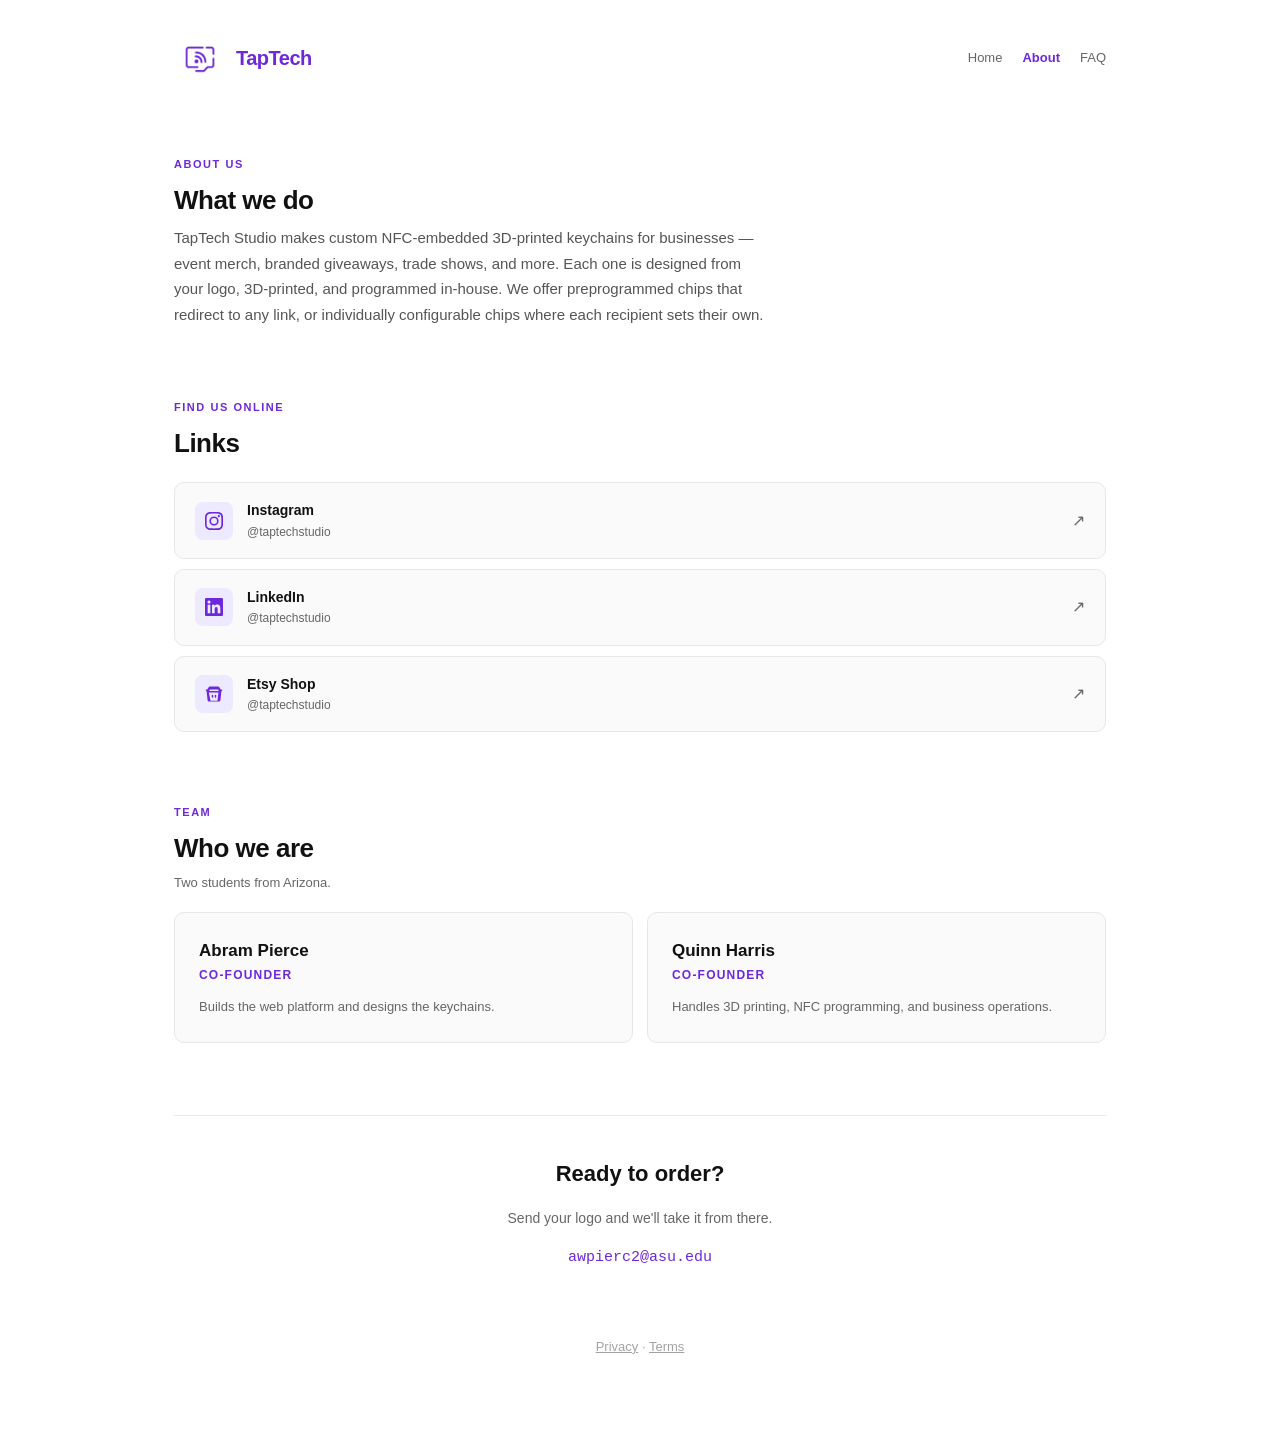
<file: about.html>
<!doctype html>
<html lang="en">
<head>
  <meta charset="utf-8" />
  <meta name="viewport" content="width=device-width,initial-scale=1" />
  <link rel="icon" type="image/png" href="favicon.png" />
  <title>About TapTech | Custom NFC Keychains</title>
  <meta name="description" content="TapTech Studio makes custom NFC keychains for businesses — event merch, branded giveaways, and more. Designed, printed, and programmed in Arizona." />
  <link rel="canonical" href="https://www.taptechstudio.com/about.html" />
  <meta property="og:title" content="About TapTech | Custom NFC Keychains" />
  <meta property="og:description" content="TapTech Studio makes custom NFC keychains for clubs, events, and small businesses. Based in Arizona." />
  <meta property="og:url" content="https://www.taptechstudio.com/about.html" />
  <meta property="og:type" content="website" />
  <meta property="og:image" content="https://www.taptechstudio.com/media/all.webp" />
  <link rel="stylesheet" href="shared.css" />
  <style>
    /* ── Team cards ── */
    .team-grid {
      display: grid;
      grid-template-columns: repeat(auto-fit, minmax(260px, 1fr));
      gap: 14px;
    }

    .team-card {
      background: var(--surface);
      border: 1px solid var(--border);
      border-radius: 10px;
      padding: 24px;
    }

    .team-name {
      font-size: 17px;
      font-weight: 700;
      margin-bottom: 2px;
    }

    .team-role {
      font-size: 12px;
      font-weight: 600;
      text-transform: uppercase;
      letter-spacing: 0.1em;
      color: var(--accent);
      margin-bottom: 12px;
    }

    .team-bio {
      font-size: 13px;
      color: var(--muted);
      line-height: 1.55;
    }

    /* ── Link list ── */
    .link-list {
      display: flex;
      flex-direction: column;
      gap: 10px;
    }

    .link-row {
      display: flex;
      align-items: center;
      gap: 14px;
      background: var(--surface);
      border: 1px solid var(--border);
      border-radius: 10px;
      padding: 16px 20px;
      text-decoration: none;
      color: var(--text);
      transition: border-color 0.2s, transform 0.2s, box-shadow 0.2s;
    }

    .link-row:hover {
      border-color: #c4b5fd;
      transform: translateY(-2px);
      box-shadow: 0 6px 20px rgba(109,40,217,0.09);
    }

    .link-icon {
      width: 38px;
      height: 38px;
      border-radius: 8px;
      background: var(--accent-light);
      display: flex;
      align-items: center;
      justify-content: center;
      flex-shrink: 0;
    }

    .link-icon svg {
      width: 18px;
      height: 18px;
      fill: var(--accent);
    }

    .link-label {
      font-size: 14px;
      font-weight: 600;
    }

    .link-sub {
      font-size: 12px;
      color: var(--muted);
      margin-top: 1px;
    }

    .link-arrow {
      margin-left: auto;
      font-size: 16px;
      color: var(--muted);
    }

    /* ── About blurb ── */
    .about-blurb {
      max-width: 600px;
    }

    .about-blurb p {
      font-size: 15px;
      color: #555;
      line-height: 1.7;
    }
  </style>
</head>

<body>
  <div class="menu-overlay" id="menuOverlay"></div>
  <nav class="mobile-menu" id="mobileMenu">
    <a href="index.html" onclick="closeMenu()">Home</a>
    <a href="about.html" onclick="closeMenu()">About</a>
    <a href="faq.html" onclick="closeMenu()">FAQ</a>
  </nav>

  <div class="container">

    <header>
      <a class="brand" href="index.html" style="display:inline-flex; align-items:center; gap:10px;">
        <img src="media/logo2.webp" alt="TapTech Studio logo" height="52" style="display:block; mix-blend-mode:multiply;" />TapTech
      </a>
      <nav>
        <a href="index.html">Home</a>
        <a href="about.html" class="active">About</a>
        <a href="faq.html">FAQ</a>
      </nav>
      <button class="hamburger" id="hamburger" aria-label="Open menu">
        <span></span><span></span><span></span>
      </button>
    </header>

    <section class="reveal">
      <div class="section-label">About us</div>
      <h2>What we do</h2>
      <div class="about-blurb">
        <p>TapTech Studio makes custom NFC-embedded 3D-printed keychains for businesses — event merch, branded giveaways, trade shows, and more. Each one is designed from your logo, 3D-printed, and programmed in-house. We offer preprogrammed chips that redirect to any link, or individually configurable chips where each recipient sets their own.</p>
      </div>
    </section>

    <section class="reveal">
      <div class="section-label">Find us online</div>
      <h2>Links</h2>
      <p class="section-note"></p>
      <div class="link-list">

        <a class="link-row" href="https://www.instagram.com/taptechstudio" target="_blank" rel="noopener noreferrer">
          <div class="link-icon">
            <svg viewBox="0 0 24 24" xmlns="http://www.w3.org/2000/svg">
              <path d="M12 2.163c3.204 0 3.584.012 4.85.07 1.366.062 2.633.334 3.608 1.308.975.975 1.246 2.242 1.308 3.608.058 1.266.07 1.646.07 4.85s-.012 3.584-.07 4.85c-.062 1.366-.334 2.633-1.308 3.608-.975.975-2.242 1.246-3.608 1.308-1.266.058-1.646.07-4.85.07s-3.584-.012-4.85-.07c-1.366-.062-2.633-.334-3.608-1.308-.975-.975-1.246-2.242-1.308-3.608C2.175 15.584 2.163 15.204 2.163 12s.012-3.584.07-4.85c.062-1.366.334-2.633 1.308-3.608.975-.975 2.242-1.246 3.608-1.308C8.416 2.175 8.796 2.163 12 2.163zm0-2.163C8.741 0 8.332.014 7.052.072 5.197.157 3.355.673 1.924 2.104.493 3.535-.023 5.377.072 7.232.014 8.332 0 8.741 0 12c0 3.259.014 3.668.072 4.948.085 1.855.601 3.697 2.032 5.128 1.431 1.431 3.273 1.947 5.128 2.032C8.332 23.986 8.741 24 12 24s3.668-.014 4.948-.072c1.855-.085 3.697-.601 5.128-2.032 1.431-1.431 1.947-3.273 2.032-5.128.058-1.28.072-1.689.072-4.948 0-3.259-.014-3.668-.072-4.948-.085-1.855-.601-3.697-2.032-5.128C20.645.673 18.803.157 16.948.072 15.668.014 15.259 0 12 0zm0 5.838a6.162 6.162 0 1 0 0 12.324 6.162 6.162 0 0 0 0-12.324zm0 10.162a4 4 0 1 1 0-8 4 4 0 0 1 0 8zm6.406-11.845a1.44 1.44 0 1 0 0 2.881 1.44 1.44 0 0 0 0-2.881z"/>
            </svg>
          </div>
          <div>
            <div class="link-label">Instagram</div>
            <div class="link-sub">@taptechstudio</div>
          </div>
          <span class="link-arrow">↗</span>
        </a>

        <a class="link-row" href="https://www.linkedin.com/company/taptechstudio/" target="_blank" rel="noopener noreferrer">
          <div class="link-icon">
            <svg viewBox="0 0 24 24" xmlns="http://www.w3.org/2000/svg">
              <path d="M20.447 20.452h-3.554v-5.569c0-1.328-.027-3.037-1.852-3.037-1.853 0-2.136 1.445-2.136 2.939v5.667H9.351V9h3.414v1.561h.046c.477-.9 1.637-1.85 3.37-1.85 3.601 0 4.267 2.37 4.267 5.455v6.286zM5.337 7.433a2.062 2.062 0 0 1-2.063-2.065 2.064 2.064 0 1 1 2.063 2.065zm1.782 13.019H3.555V9h3.564v11.452zM22.225 0H1.771C.792 0 0 .774 0 1.729v20.542C0 23.227.792 24 1.771 24h20.451C23.2 24 24 23.227 24 22.271V1.729C24 .774 23.2 0 22.222 0h.003z"/>
            </svg>
          </div>
          <div>
            <div class="link-label">LinkedIn</div>
            <div class="link-sub">@taptechstudio</div>
          </div>
          <span class="link-arrow">↗</span>
        </a>

        <a class="link-row" href="https://www.etsy.com/shop/TaptechStudio" target="_blank" rel="noopener noreferrer">
          <div class="link-icon">
            <svg viewBox="0 0 24 24" xmlns="http://www.w3.org/2000/svg">
              <path d="M6 2a1 1 0 0 0-.894.553L3.106 6H2a1 1 0 0 0 0 2h.086l1.368 12.297A2 2 0 0 0 5.447 22h13.106a2 2 0 0 0 1.993-1.703L21.914 8H22a1 1 0 0 0 0-2h-1.106L18.894 2.553A1 1 0 0 0 18 2H6zm.618 4h10.764l1 2H5.618l1-2zm-.532 4h11.828l-1.29 11H7.376L5.086 10zM10 13a1 1 0 0 0-1 1v2a1 1 0 0 0 2 0v-2a1 1 0 0 0-1-1zm4 0a1 1 0 0 0-1 1v2a1 1 0 0 0 2 0v-2a1 1 0 0 0-1-1z"/>
            </svg>
          </div>
          <div>
            <div class="link-label">Etsy Shop</div>
            <div class="link-sub">@taptechstudio</div>
          </div>
          <span class="link-arrow">↗</span>
        </a>

      </div>
    </section>

    <section class="reveal">
      <div class="section-label">Team</div>
      <h2>Who we are</h2>
      <p class="section-note">Two students from Arizona.</p>
      <div class="team-grid">
        <div class="team-card">
          <div class="team-name">Abram Pierce</div>
          <div class="team-role">Co-founder</div>
          <p class="team-bio">Builds the web platform and designs the keychains.</p>
        </div>
        <div class="team-card">
          <div class="team-name">Quinn Harris</div>
          <div class="team-role">Co-founder</div>
          <p class="team-bio">Handles 3D printing, NFC programming, and business operations.</p>
        </div>
      </div>
    </section>

    <footer class="reveal">
      <p class="footer-heading">Ready to order?</p>
      <p class="footer-sub">Send your logo and we'll take it from there.</p>
      <div class="email">
        <button onclick="copyEmail()">awpierc2@asu.edu</button>
        <span class="copy-toast" id="copy-toast">Email copied to clipboard</span>
      </div>
      <p class="legal-links"><a href="privacy.html">Privacy</a> · <a href="terms.html">Terms</a></p>
    </footer>

  </div>

  <script>
    const hamburger = document.getElementById('hamburger');
    const mobileMenu = document.getElementById('mobileMenu');
    const menuOverlay = document.getElementById('menuOverlay');

    function closeMenu() {
      hamburger.classList.remove('open');
      mobileMenu.classList.remove('open');
      menuOverlay.classList.remove('open');
    }

    hamburger.addEventListener('click', () => {
      const isOpen = mobileMenu.classList.toggle('open');
      hamburger.classList.toggle('open', isOpen);
      menuOverlay.classList.toggle('open', isOpen);
    });

    menuOverlay.addEventListener('click', closeMenu);

    const observer = new IntersectionObserver((entries) => {
      entries.forEach(e => {
        if (e.isIntersecting) {
          e.target.classList.add('visible');
          observer.unobserve(e.target);
        }
      });
    }, { threshold: 0.1 });

    document.querySelectorAll('.reveal').forEach(el => observer.observe(el));

    function copyEmail() {
      navigator.clipboard.writeText('awpierc2@asu.edu').then(() => {
        const toast = document.getElementById('copy-toast');
        toast.classList.add('show');
        setTimeout(() => toast.classList.remove('show'), 2000);
      });
    }
  </script>
</body>
</html>
</file>
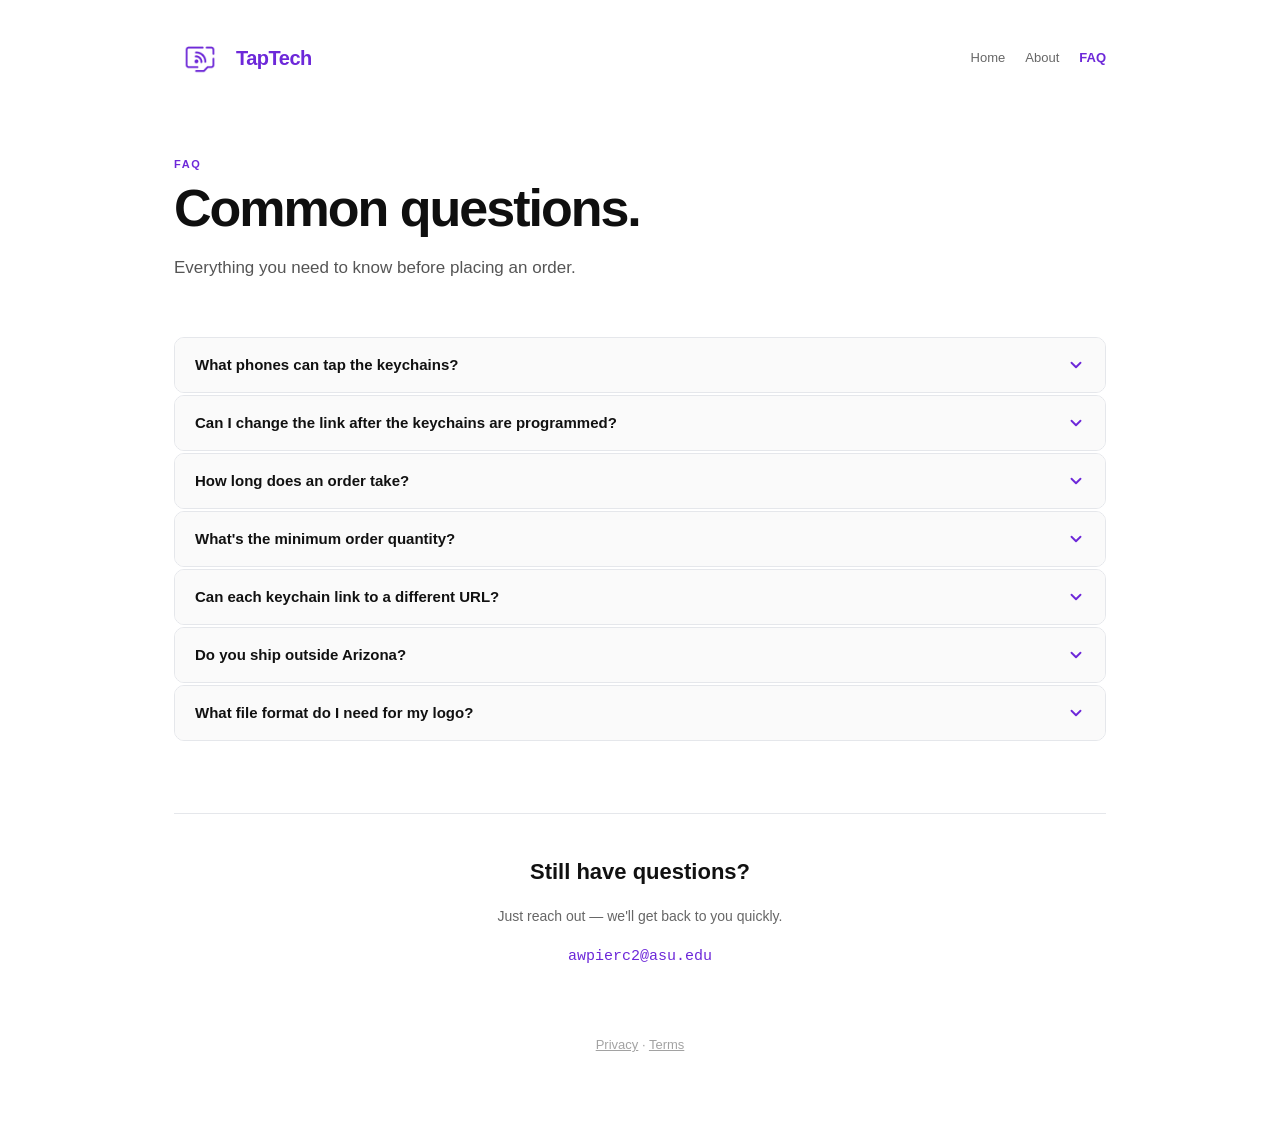
<file: faq.html>
<!doctype html>
<html lang="en">
<head>
  <meta charset="utf-8" />
  <meta name="viewport" content="width=device-width,initial-scale=1" />
  <link rel="icon" type="image/png" href="favicon.png" />
  <title>FAQ | TapTech Custom NFC Keychains</title>
  <meta name="description" content="Common questions about TapTech NFC keychains — phone compatibility, order turnaround, minimum quantities, custom links, and more." />
  <link rel="canonical" href="https://www.taptechstudio.com/faq.html" />
  <meta property="og:title" content="FAQ | TapTech Custom NFC Keychains" />
  <meta property="og:description" content="Common questions about TapTech NFC keychains — phone compatibility, order turnaround, minimum quantities, custom links, and more." />
  <meta property="og:url" content="https://www.taptechstudio.com/faq.html" />
  <meta property="og:type" content="website" />
  <meta property="og:image" content="https://www.taptechstudio.com/media/all.webp" />
  <link rel="stylesheet" href="shared.css" />
  <style>
    .faq-list {
      display: flex;
      flex-direction: column;
      gap: 2px;
    }

    .faq-item {
      border: 1px solid var(--border);
      border-radius: 10px;
      overflow: hidden;
    }

    .faq-question {
      width: 100%;
      background: var(--surface);
      border: none;
      padding: 18px 20px;
      text-align: left;
      font-size: 15px;
      font-weight: 600;
      color: var(--text);
      cursor: pointer;
      display: flex;
      justify-content: space-between;
      align-items: center;
      gap: 16px;
      transition: background 0.15s;
      font-family: inherit;
    }

    .faq-question:hover { background: #f3f0ff; }

    .faq-item.open .faq-question { background: #f3f0ff; }

    .faq-chevron {
      flex-shrink: 0;
      width: 18px;
      height: 18px;
      color: var(--accent);
      transition: transform 0.2s;
    }

    .faq-item.open .faq-chevron { transform: rotate(180deg); }

    .faq-answer {
      display: none;
      padding: 0 20px 18px;
      font-size: 14px;
      color: var(--muted);
      line-height: 1.65;
      background: #f3f0ff;
      border-top: 1px solid #e9e3ff;
    }

    .faq-item.open .faq-answer { display: block; }

    .faq-answer a {
      color: var(--accent);
      text-decoration: none;
    }

    .faq-answer a:hover { text-decoration: underline; }

    .page-hero {
      max-width: 680px;
      margin-bottom: 56px;
    }
  </style>
</head>

<body>
  <div class="menu-overlay" id="menuOverlay"></div>
  <nav class="mobile-menu" id="mobileMenu">
    <a href="index.html" onclick="closeMenu()">Home</a>
    <a href="about.html" onclick="closeMenu()">About</a>
    <a href="faq.html" onclick="closeMenu()">FAQ</a>
  </nav>

  <div class="container">

    <header>
      <a class="brand" href="index.html" style="display:inline-flex; align-items:center; gap:10px;">
        <img src="media/logo2.webp" alt="TapTech Studio logo" height="52" style="display:block; mix-blend-mode:multiply;" />TapTech
      </a>
      <nav>
        <a href="index.html">Home</a>
        <a href="about.html">About</a>
        <a href="faq.html" class="active">FAQ</a>
      </nav>
      <button class="hamburger" id="hamburger" aria-label="Open menu">
        <span></span><span></span><span></span>
      </button>
    </header>

    <div class="page-hero reveal">
      <div class="section-label">FAQ</div>
      <h1>Common questions.</h1>
      <p class="subtitle">Everything you need to know before placing an order.</p>
    </div>

    <section class="reveal">
      <div class="faq-list">

        <div class="faq-item">
          <button class="faq-question">
            What phones can tap the keychains?
            <svg class="faq-chevron" viewBox="0 0 24 24" fill="none" stroke="currentColor" stroke-width="2.5" stroke-linecap="round" stroke-linejoin="round">
              <polyline points="6 9 12 15 18 9"/>
            </svg>
          </button>
          <div class="faq-answer">
            Any iPhone XS or newer, and most Android phones made in the last several years. No app needed: users just tap and the link opens. The iPhone 7, 8 and X can read them too, through the NFC reader in Control Center.
          </div>
        </div>

        <div class="faq-item">
          <button class="faq-question">
            Can I change the link after the keychains are programmed?
            <svg class="faq-chevron" viewBox="0 0 24 24" fill="none" stroke="currentColor" stroke-width="2.5" stroke-linecap="round" stroke-linejoin="round">
              <polyline points="6 9 12 15 18 9"/>
            </svg>
          </button>
          <div class="faq-answer">
            It depends on the type of order. There are two setups:
            <br><br>
            <strong>Individual keychains</strong> — each recipient gets their own unique link they can update themselves anytime, as long as they saved their passphrase. Great for employees or members who want to point their keychain to a personal LinkedIn or portfolio.
            <br><br>
            <strong>Batch keychains</strong> — all keychains in the order point to the same URL (like a company site or event page). Since changing the destination would affect hundreds of tags at once, those updates need to go through us. Reach out and we'll take care of it.
          </div>
        </div>

        <div class="faq-item">
          <button class="faq-question">
            How long does an order take?
            <svg class="faq-chevron" viewBox="0 0 24 24" fill="none" stroke="currentColor" stroke-width="2.5" stroke-linecap="round" stroke-linejoin="round">
              <polyline points="6 9 12 15 18 9"/>
            </svg>
          </button>
          <div class="faq-answer">
            Most orders are printed, programmed and delivered in 1-3 weeks after design approval, depending on quantity and colors.
            <br><br>
            If you have a hard deadline, reach out early — express turnaround is available at an additional cost.
          </div>
        </div>

        <div class="faq-item">
          <button class="faq-question">
            What's the minimum order quantity?
            <svg class="faq-chevron" viewBox="0 0 24 24" fill="none" stroke="currentColor" stroke-width="2.5" stroke-linecap="round" stroke-linejoin="round">
              <polyline points="6 9 12 15 18 9"/>
            </svg>
          </button>
          <div class="faq-answer">
            The standard minimum is 100 keychains at $3 each. Pricing drops at 500 and 1,000 units — see the full breakdown on the <a href="index.html#pricing">pricing section</a>.
            <br><br>
            Smaller orders are possible for special cases, but the per-unit cost will be significantly higher. Reach out if you need something outside the standard range.
          </div>
        </div>

        <div class="faq-item">
          <button class="faq-question">
            Can each keychain link to a different URL?
            <svg class="faq-chevron" viewBox="0 0 24 24" fill="none" stroke="currentColor" stroke-width="2.5" stroke-linecap="round" stroke-linejoin="round">
              <polyline points="6 9 12 15 18 9"/>
            </svg>
          </button>
          <div class="faq-answer">
            Yes. We offer individually configurable keychains where each recipient can set their own link — useful for employees who want to share a personal LinkedIn or portfolio. Or all keychains in a batch can point to the same URL, like a company website or event page.
          </div>
        </div>

        <div class="faq-item">
          <button class="faq-question">
            Do you ship outside Arizona?
            <svg class="faq-chevron" viewBox="0 0 24 24" fill="none" stroke="currentColor" stroke-width="2.5" stroke-linecap="round" stroke-linejoin="round">
              <polyline points="6 9 12 15 18 9"/>
            </svg>
          </button>
          <div class="faq-answer">
            Yes, we ship anywhere in the US. Shipping outside Arizona may affect the final price — reach out for a quote if you're outside the state.
          </div>
        </div>

        <div class="faq-item">
          <button class="faq-question">
            What file format do I need for my logo?
            <svg class="faq-chevron" viewBox="0 0 24 24" fill="none" stroke="currentColor" stroke-width="2.5" stroke-linecap="round" stroke-linejoin="round">
              <polyline points="6 9 12 15 18 9"/>
            </svg>
          </button>
          <div class="faq-answer">
            A vector file (SVG, AI, or EPS) works best and produces the cleanest result. A high-resolution PNG works too. If you're not sure what you have, just send it over and we'll let you know.
          </div>
        </div>

      </div>
    </section>

    <footer class="reveal">
      <p class="footer-heading">Still have questions?</p>
      <p class="footer-sub">Just reach out — we'll get back to you quickly.</p>
      <div class="email">
        <button onclick="copyEmail()">awpierc2@asu.edu</button>
        <span class="copy-toast" id="copy-toast">Email copied to clipboard</span>
      </div>
      <p class="legal-links"><a href="privacy.html">Privacy</a> · <a href="terms.html">Terms</a></p>
    </footer>

  </div>

  <script>
    const hamburger = document.getElementById('hamburger');
    const mobileMenu = document.getElementById('mobileMenu');
    const menuOverlay = document.getElementById('menuOverlay');

    function closeMenu() {
      hamburger.classList.remove('open');
      mobileMenu.classList.remove('open');
      menuOverlay.classList.remove('open');
    }

    hamburger.addEventListener('click', () => {
      const isOpen = mobileMenu.classList.toggle('open');
      hamburger.classList.toggle('open', isOpen);
      menuOverlay.classList.toggle('open', isOpen);
    });

    menuOverlay.addEventListener('click', closeMenu);

    document.querySelectorAll('.faq-question').forEach(btn => {
      btn.addEventListener('click', () => {
        const item = btn.closest('.faq-item');
        const isOpen = item.classList.contains('open');
        document.querySelectorAll('.faq-item').forEach(i => i.classList.remove('open'));
        if (!isOpen) item.classList.add('open');
      });
    });

    const observer = new IntersectionObserver((entries) => {
      entries.forEach(e => {
        if (e.isIntersecting) {
          e.target.classList.add('visible');
          observer.unobserve(e.target);
        }
      });
    }, { threshold: 0.1 });

    document.querySelectorAll('.reveal').forEach(el => observer.observe(el));

    function copyEmail() {
      navigator.clipboard.writeText('awpierc2@asu.edu').then(() => {
        const toast = document.getElementById('copy-toast');
        toast.classList.add('show');
        setTimeout(() => toast.classList.remove('show'), 2000);
      });
    }
  </script>
</body>
</html>
</file>
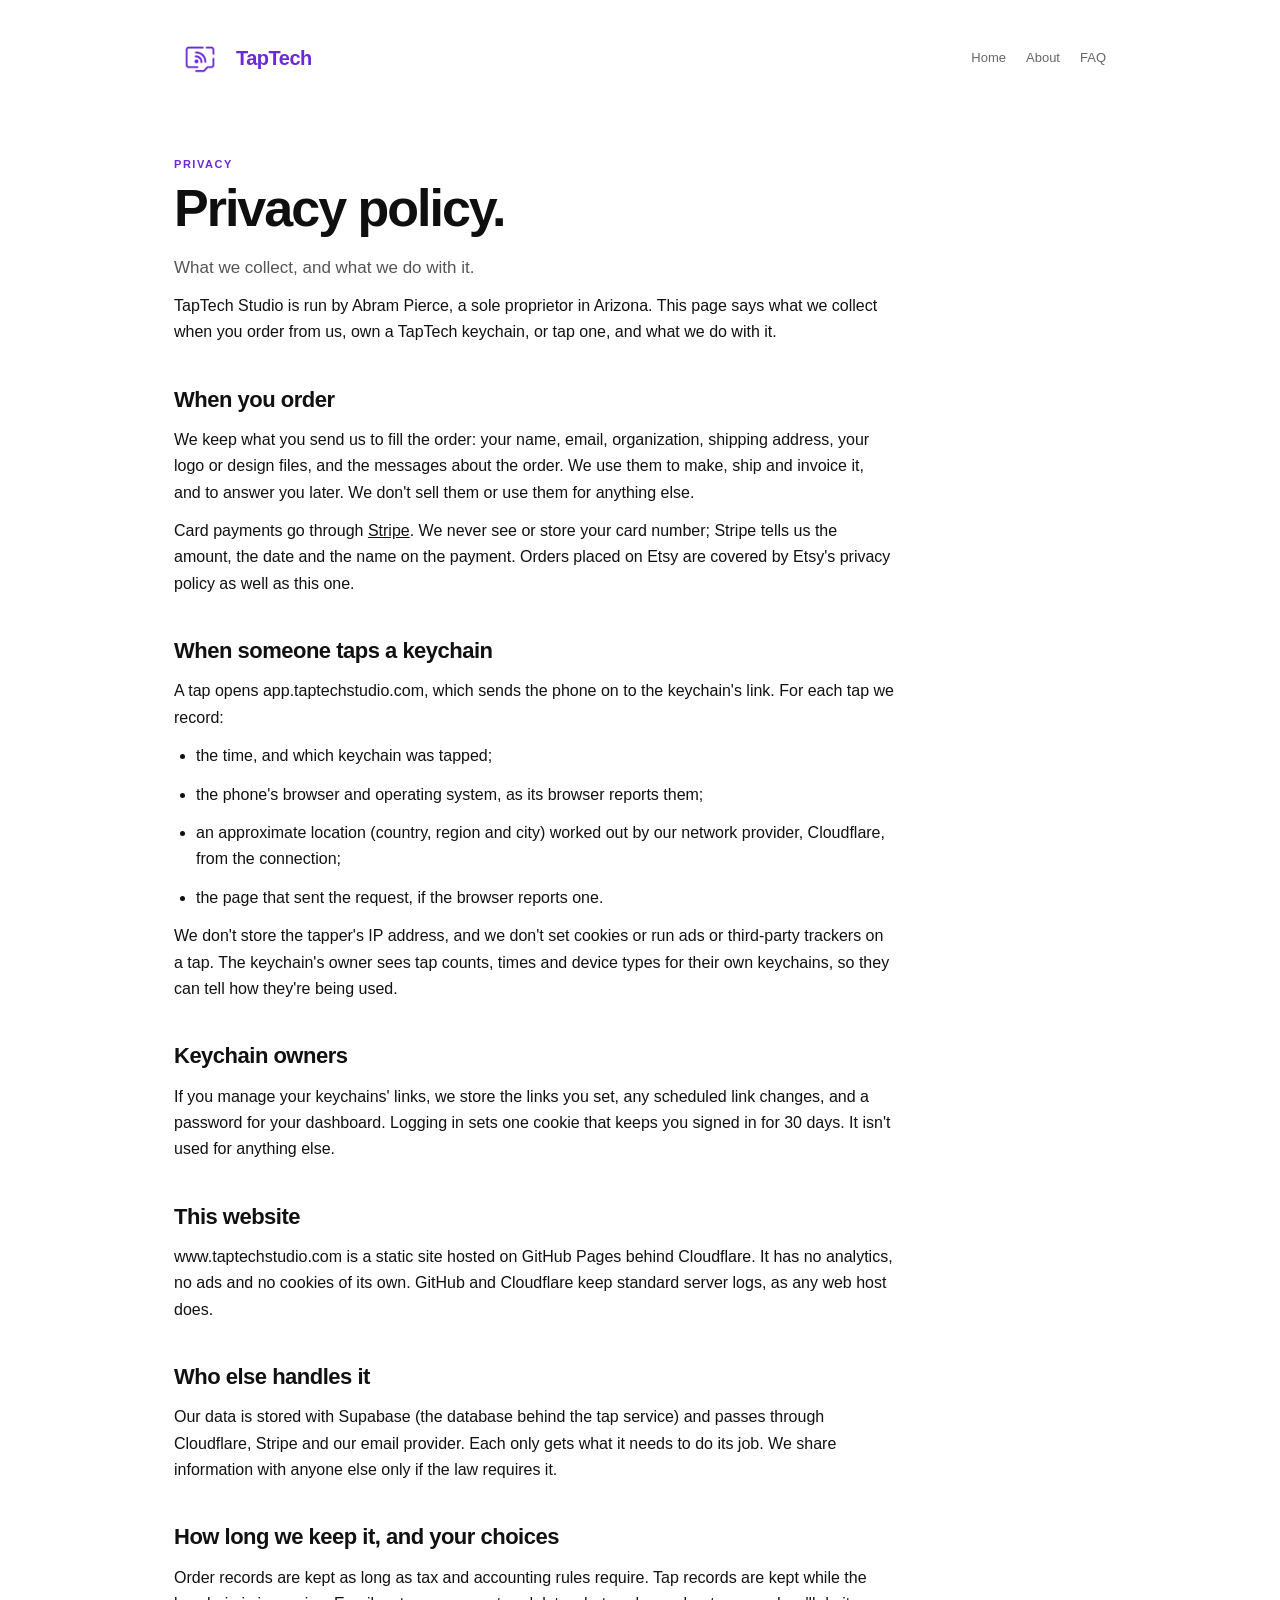
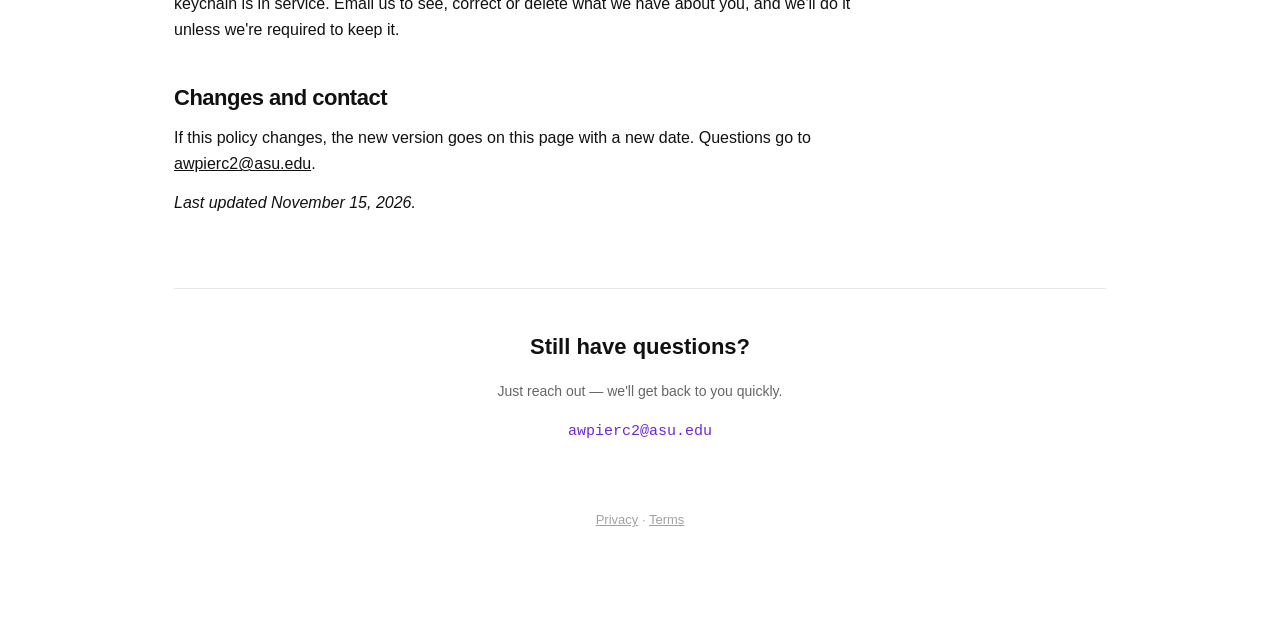
<file: privacy.html>
<!doctype html>
<html lang="en">
<head>
  <meta charset="utf-8" />
  <meta name="viewport" content="width=device-width,initial-scale=1" />
  <link rel="icon" type="image/png" href="favicon.png" />
  <title>Privacy Policy | TapTech Studio</title>
  <meta name="description" content="What TapTech Studio collects when you order, own or tap a keychain, and what it does with it." />
  <link rel="canonical" href="https://www.taptechstudio.com/privacy.html" />
  <meta property="og:title" content="Privacy Policy | TapTech Studio" />
  <meta property="og:description" content="What TapTech Studio collects when you order, own or tap a keychain, and what it does with it." />
  <meta property="og:url" content="https://www.taptechstudio.com/privacy.html" />
  <meta property="og:type" content="website" />
  <meta property="og:image" content="https://www.taptechstudio.com/media/all.webp" />
  <link rel="stylesheet" href="shared.css" />
  <style>
    .legal { max-width: 720px; }
    .legal h2 { font-size: 22px; margin: 36px 0 10px; }
    .legal p, .legal li { line-height: 1.65; margin-bottom: 12px; }
    .legal ul { padding-left: 22px; margin-bottom: 12px; }
    .legal a { color: inherit; }
  </style>
</head>

<body>
  <div class="menu-overlay" id="menuOverlay"></div>
  <nav class="mobile-menu" id="mobileMenu">
    <a href="index.html" onclick="closeMenu()">Home</a>
    <a href="about.html" onclick="closeMenu()">About</a>
    <a href="faq.html" onclick="closeMenu()">FAQ</a>
  </nav>

  <div class="container">

    <header>
      <a class="brand" href="index.html" style="display:inline-flex; align-items:center; gap:10px;">
        <img src="media/logo2.webp" alt="TapTech Studio logo" height="52" style="display:block; mix-blend-mode:multiply;" />TapTech
      </a>
      <nav>
        <a href="index.html">Home</a>
        <a href="about.html">About</a>
        <a href="faq.html">FAQ</a>
      </nav>
      <button class="hamburger" id="hamburger" aria-label="Open menu">
        <span></span><span></span><span></span>
      </button>
    </header>

    <div class="page-hero reveal">
      <div class="section-label">Privacy</div>
      <h1>Privacy policy.</h1>
      <p class="subtitle">What we collect, and what we do with it.</p>
    </div>

    <section class="reveal legal">
      <p>TapTech Studio is run by Abram Pierce, a sole proprietor in Arizona. This page says what we
      collect when you order from us, own a TapTech keychain, or tap one, and what we do with it.</p>

      <h2>When you order</h2>
      <p>We keep what you send us to fill the order: your name, email, organization, shipping address,
      your logo or design files, and the messages about the order. We use them to make, ship and
      invoice it, and to answer you later. We don't sell them or use them for anything else.</p>
      <p>Card payments go through <a href="https://stripe.com/privacy">Stripe</a>. We never see or store
      your card number; Stripe tells us the amount, the date and the name on the payment. Orders placed
      on Etsy are covered by Etsy's privacy policy as well as this one.</p>

      <h2>When someone taps a keychain</h2>
      <p>A tap opens app.taptechstudio.com, which sends the phone on to the keychain's link. For each tap
      we record:</p>
      <ul>
        <li>the time, and which keychain was tapped;</li>
        <li>the phone's browser and operating system, as its browser reports them;</li>
        <li>an approximate location (country, region and city) worked out by our network provider,
        Cloudflare, from the connection;</li>
        <li>the page that sent the request, if the browser reports one.</li>
      </ul>
      <p>We don't store the tapper's IP address, and we don't set cookies or run ads or third-party
      trackers on a tap. The keychain's owner sees tap counts, times and device types for their own
      keychains, so they can tell how they're being used.</p>

      <h2>Keychain owners</h2>
      <p>If you manage your keychains' links, we store the links you set, any scheduled link changes, and
      a password for your dashboard. Logging in sets one cookie that keeps you signed in for 30 days.
      It isn't used for anything else.</p>

      <h2>This website</h2>
      <p>www.taptechstudio.com is a static site hosted on GitHub Pages behind Cloudflare. It has no
      analytics, no ads and no cookies of its own. GitHub and Cloudflare keep standard server logs, as
      any web host does.</p>

      <h2>Who else handles it</h2>
      <p>Our data is stored with Supabase (the database behind the tap service) and passes through
      Cloudflare, Stripe and our email provider. Each only gets what it needs to do its job. We share
      information with anyone else only if the law requires it.</p>

      <h2>How long we keep it, and your choices</h2>
      <p>Order records are kept as long as tax and accounting rules require. Tap records are kept while
      the keychain is in service. Email us to see, correct or delete what we have about you, and we'll
      do it unless we're required to keep it.</p>

      <h2>Changes and contact</h2>
      <p>If this policy changes, the new version goes on this page with a new date. Questions go to
      <a href="mailto:awpierc2@asu.edu">awpierc2@asu.edu</a>.</p>
      <p><em>Last updated November 15, 2026.</em></p>
    </section>

    <footer class="reveal">
      <p class="footer-heading">Still have questions?</p>
      <p class="footer-sub">Just reach out — we'll get back to you quickly.</p>
      <div class="email">
        <button onclick="copyEmail()">awpierc2@asu.edu</button>
        <span class="copy-toast" id="copy-toast">Email copied to clipboard</span>
      </div>
      <p class="legal-links"><a href="privacy.html">Privacy</a> · <a href="terms.html">Terms</a></p>
    </footer>

  </div>

  <script>
    const hamburger = document.getElementById('hamburger');
    const mobileMenu = document.getElementById('mobileMenu');
    const menuOverlay = document.getElementById('menuOverlay');

    function closeMenu() {
      hamburger.classList.remove('open');
      mobileMenu.classList.remove('open');
      menuOverlay.classList.remove('open');
    }

    hamburger.addEventListener('click', () => {
      const isOpen = mobileMenu.classList.toggle('open');
      hamburger.classList.toggle('open', isOpen);
      menuOverlay.classList.toggle('open', isOpen);
    });

    menuOverlay.addEventListener('click', closeMenu);

    document.querySelectorAll('.faq-question').forEach(btn => {
      btn.addEventListener('click', () => {
        const item = btn.closest('.faq-item');
        const isOpen = item.classList.contains('open');
        document.querySelectorAll('.faq-item').forEach(i => i.classList.remove('open'));
        if (!isOpen) item.classList.add('open');
      });
    });

    const observer = new IntersectionObserver((entries) => {
      entries.forEach(e => {
        if (e.isIntersecting) {
          e.target.classList.add('visible');
          observer.unobserve(e.target);
        }
      });
    }, { threshold: 0.1 });

    document.querySelectorAll('.reveal').forEach(el => observer.observe(el));

    function copyEmail() {
      navigator.clipboard.writeText('awpierc2@asu.edu').then(() => {
        const toast = document.getElementById('copy-toast');
        toast.classList.add('show');
        setTimeout(() => toast.classList.remove('show'), 2000);
      });
    }
  </script>
</body>
</html>
</file>
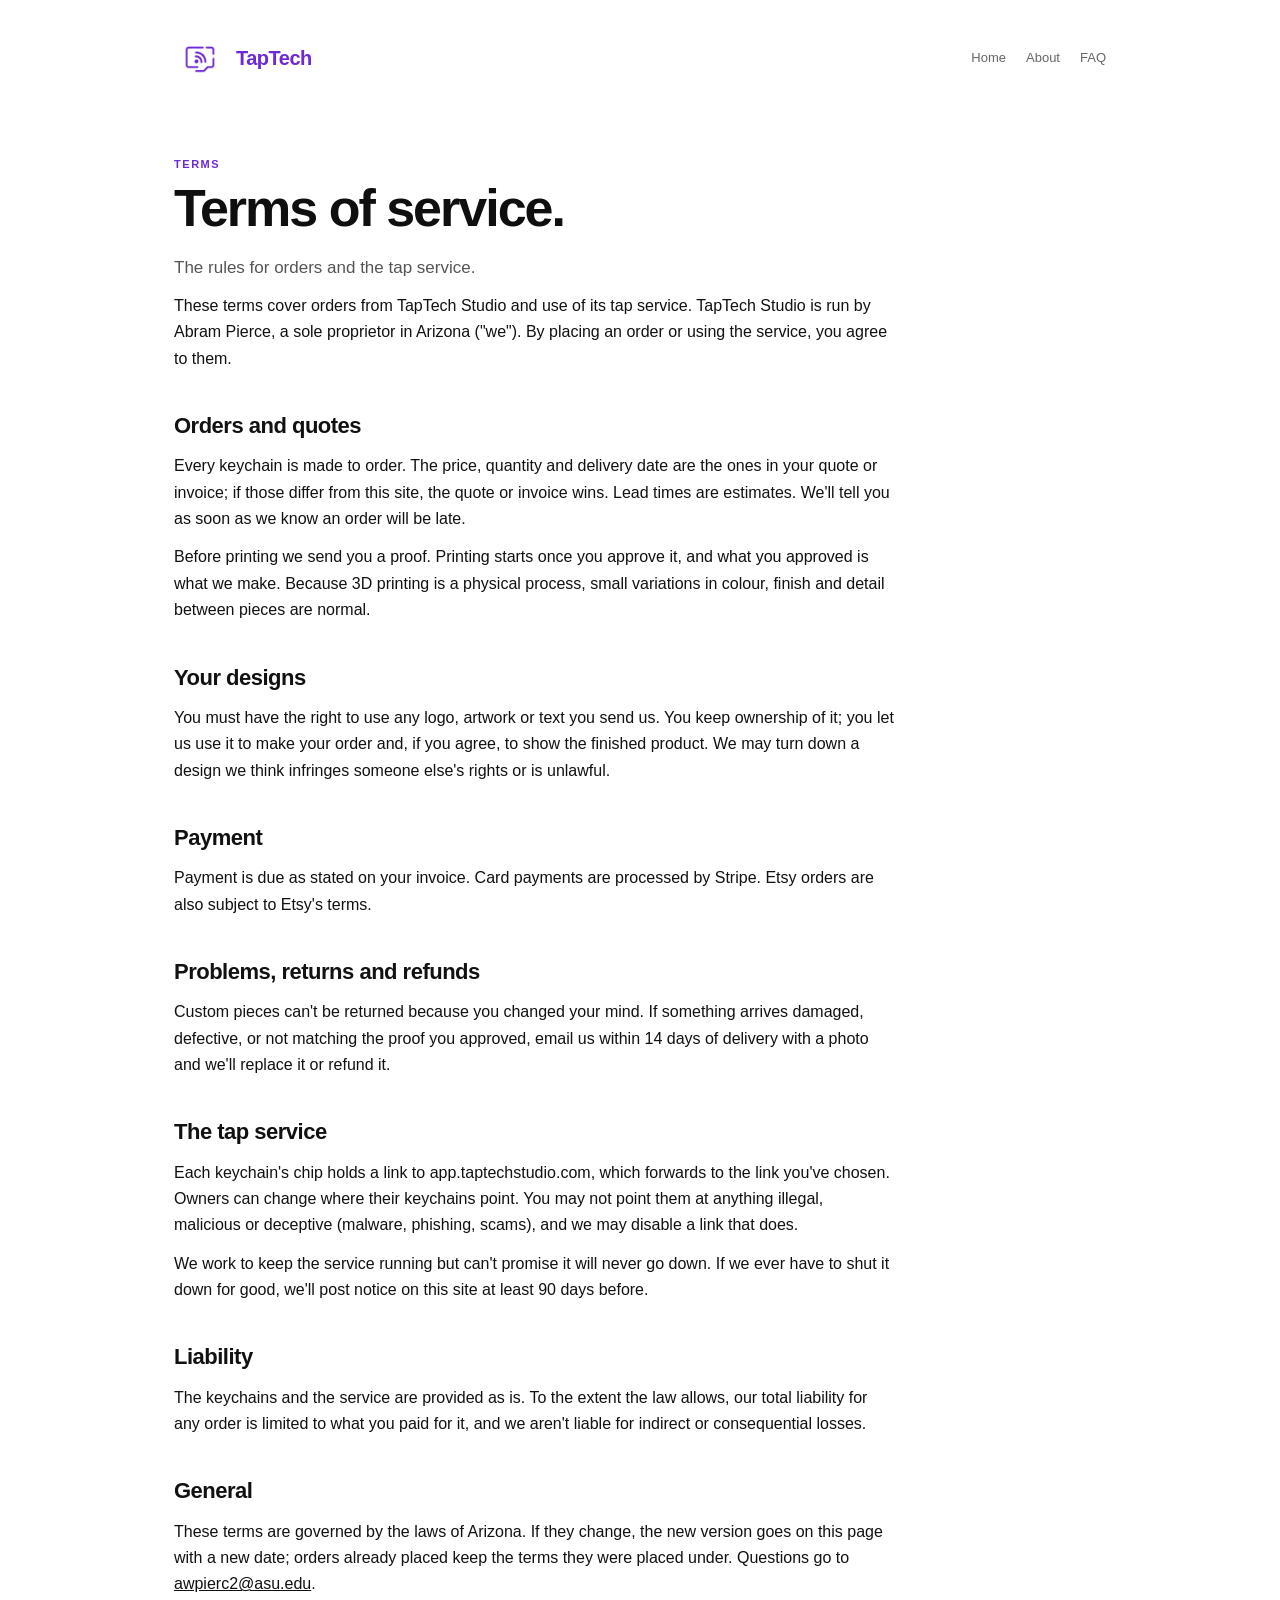
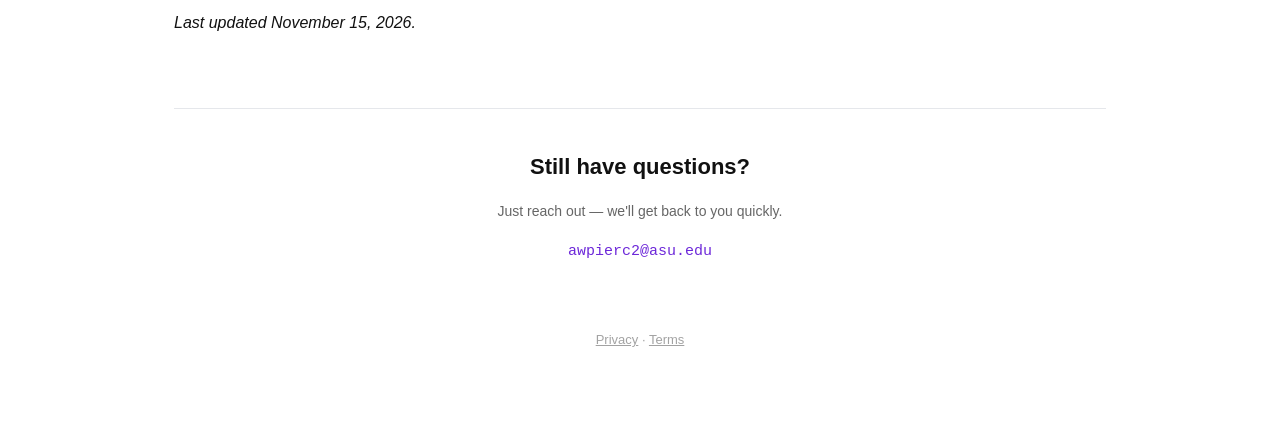
<file: terms.html>
<!doctype html>
<html lang="en">
<head>
  <meta charset="utf-8" />
  <meta name="viewport" content="width=device-width,initial-scale=1" />
  <link rel="icon" type="image/png" href="favicon.png" />
  <title>Terms of Service | TapTech Studio</title>
  <meta name="description" content="The terms for TapTech Studio orders and its NFC tap service." />
  <link rel="canonical" href="https://www.taptechstudio.com/terms.html" />
  <meta property="og:title" content="Terms of Service | TapTech Studio" />
  <meta property="og:description" content="The terms for TapTech Studio orders and its NFC tap service." />
  <meta property="og:url" content="https://www.taptechstudio.com/terms.html" />
  <meta property="og:type" content="website" />
  <meta property="og:image" content="https://www.taptechstudio.com/media/all.webp" />
  <link rel="stylesheet" href="shared.css" />
  <style>
    .legal { max-width: 720px; }
    .legal h2 { font-size: 22px; margin: 36px 0 10px; }
    .legal p, .legal li { line-height: 1.65; margin-bottom: 12px; }
    .legal ul { padding-left: 22px; margin-bottom: 12px; }
    .legal a { color: inherit; }
  </style>
</head>

<body>
  <div class="menu-overlay" id="menuOverlay"></div>
  <nav class="mobile-menu" id="mobileMenu">
    <a href="index.html" onclick="closeMenu()">Home</a>
    <a href="about.html" onclick="closeMenu()">About</a>
    <a href="faq.html" onclick="closeMenu()">FAQ</a>
  </nav>

  <div class="container">

    <header>
      <a class="brand" href="index.html" style="display:inline-flex; align-items:center; gap:10px;">
        <img src="media/logo2.webp" alt="TapTech Studio logo" height="52" style="display:block; mix-blend-mode:multiply;" />TapTech
      </a>
      <nav>
        <a href="index.html">Home</a>
        <a href="about.html">About</a>
        <a href="faq.html">FAQ</a>
      </nav>
      <button class="hamburger" id="hamburger" aria-label="Open menu">
        <span></span><span></span><span></span>
      </button>
    </header>

    <div class="page-hero reveal">
      <div class="section-label">Terms</div>
      <h1>Terms of service.</h1>
      <p class="subtitle">The rules for orders and the tap service.</p>
    </div>

    <section class="reveal legal">
      <p>These terms cover orders from TapTech Studio and use of its tap service. TapTech Studio is run
      by Abram Pierce, a sole proprietor in Arizona ("we"). By placing an order or using the service, you
      agree to them.</p>

      <h2>Orders and quotes</h2>
      <p>Every keychain is made to order. The price, quantity and delivery date are the ones in your
      quote or invoice; if those differ from this site, the quote or invoice wins. Lead times are
      estimates. We'll tell you as soon as we know an order will be late.</p>
      <p>Before printing we send you a proof. Printing starts once you approve it, and what you approved
      is what we make. Because 3D printing is a physical process, small variations in colour, finish
      and detail between pieces are normal.</p>

      <h2>Your designs</h2>
      <p>You must have the right to use any logo, artwork or text you send us. You keep ownership of it;
      you let us use it to make your order and, if you agree, to show the finished product. We may turn
      down a design we think infringes someone else's rights or is unlawful.</p>

      <h2>Payment</h2>
      <p>Payment is due as stated on your invoice. Card payments are processed by Stripe. Etsy orders are
      also subject to Etsy's terms.</p>

      <h2>Problems, returns and refunds</h2>
      <p>Custom pieces can't be returned because you changed your mind. If something arrives damaged,
      defective, or not matching the proof you approved, email us within 14 days of delivery with a photo
      and we'll replace it or refund it.</p>

      <h2>The tap service</h2>
      <p>Each keychain's chip holds a link to app.taptechstudio.com, which forwards to the link you've
      chosen. Owners can change where their keychains point. You may not point them at anything illegal,
      malicious or deceptive (malware, phishing, scams), and we may disable a link that does.</p>
      <p>We work to keep the service running but can't promise it will never go down. If we ever have to
      shut it down for good, we'll post notice on this site at least 90 days before.</p>

      <h2>Liability</h2>
      <p>The keychains and the service are provided as is. To the extent the law allows, our total
      liability for any order is limited to what you paid for it, and we aren't liable for indirect or
      consequential losses.</p>

      <h2>General</h2>
      <p>These terms are governed by the laws of Arizona. If they change, the new version goes on this
      page with a new date; orders already placed keep the terms they were placed under. Questions go to
      <a href="mailto:awpierc2@asu.edu">awpierc2@asu.edu</a>.</p>
      <p><em>Last updated November 15, 2026.</em></p>
    </section>

    <footer class="reveal">
      <p class="footer-heading">Still have questions?</p>
      <p class="footer-sub">Just reach out — we'll get back to you quickly.</p>
      <div class="email">
        <button onclick="copyEmail()">awpierc2@asu.edu</button>
        <span class="copy-toast" id="copy-toast">Email copied to clipboard</span>
      </div>
      <p class="legal-links"><a href="privacy.html">Privacy</a> · <a href="terms.html">Terms</a></p>
    </footer>

  </div>

  <script>
    const hamburger = document.getElementById('hamburger');
    const mobileMenu = document.getElementById('mobileMenu');
    const menuOverlay = document.getElementById('menuOverlay');

    function closeMenu() {
      hamburger.classList.remove('open');
      mobileMenu.classList.remove('open');
      menuOverlay.classList.remove('open');
    }

    hamburger.addEventListener('click', () => {
      const isOpen = mobileMenu.classList.toggle('open');
      hamburger.classList.toggle('open', isOpen);
      menuOverlay.classList.toggle('open', isOpen);
    });

    menuOverlay.addEventListener('click', closeMenu);

    document.querySelectorAll('.faq-question').forEach(btn => {
      btn.addEventListener('click', () => {
        const item = btn.closest('.faq-item');
        const isOpen = item.classList.contains('open');
        document.querySelectorAll('.faq-item').forEach(i => i.classList.remove('open'));
        if (!isOpen) item.classList.add('open');
      });
    });

    const observer = new IntersectionObserver((entries) => {
      entries.forEach(e => {
        if (e.isIntersecting) {
          e.target.classList.add('visible');
          observer.unobserve(e.target);
        }
      });
    }, { threshold: 0.1 });

    document.querySelectorAll('.reveal').forEach(el => observer.observe(el));

    function copyEmail() {
      navigator.clipboard.writeText('awpierc2@asu.edu').then(() => {
        const toast = document.getElementById('copy-toast');
        toast.classList.add('show');
        setTimeout(() => toast.classList.remove('show'), 2000);
      });
    }
  </script>
</body>
</html>
</file>
<file: shared.css>
/* ── TapTech shared styles ── */

:root {
  --accent: #6d28d9;
  --accent-light: #ede9fe;
  --accent2: #0891b2;
  --text: #111;
  --muted: #666;
  --border: #e5e7eb;
  --surface: #fafafa;
}

* { box-sizing: border-box; margin: 0; padding: 0; }

::selection {
  background: #c4b5fd;
  color: #1e0a4a;
}

html { scroll-behavior: smooth; }

body {
  font-family: -apple-system, BlinkMacSystemFont, "Segoe UI", Roboto, Helvetica, Arial, sans-serif;
  background: #fff;
  color: var(--text);
  line-height: 1.6;
}

.container {
  max-width: 980px;
  margin: 0 auto;
  padding: 32px 24px 80px;
}

/* ── Header ── */
header {
  display: flex;
  justify-content: space-between;
  align-items: center;
  margin-bottom: 72px;
  flex-wrap: wrap;
  gap: 12px;
}

.brand {
  font-weight: 800;
  font-size: 20px;
  text-decoration: none;
  color: var(--accent);
  letter-spacing: -0.5px;
}

nav { display: flex; flex-wrap: wrap; }

nav a {
  margin-left: 20px;
  font-size: 13px;
  color: var(--muted);
  text-decoration: none;
  transition: color 0.15s;
}

nav a:hover { color: var(--text); }
nav a.active { color: var(--accent); font-weight: 600; }

.hamburger {
  display: none;
  flex-direction: column;
  gap: 5px;
  cursor: pointer;
  padding: 4px;
  background: none;
  border: none;
}

.hamburger span {
  display: block;
  width: 22px;
  height: 2px;
  background: var(--accent);
  border-radius: 2px;
  transition: transform 0.25s, opacity 0.25s;
}

.hamburger.open span:nth-child(1) { transform: translateY(7px) rotate(45deg); }
.hamburger.open span:nth-child(2) { opacity: 0; }
.hamburger.open span:nth-child(3) { transform: translateY(-7px) rotate(-45deg); }

.mobile-menu {
  display: none;
  position: fixed;
  top: 0; right: 0;
  width: 220px;
  height: 100vh;
  background: #fff;
  border-left: 1px solid var(--border);
  padding: 72px 28px 28px;
  flex-direction: column;
  gap: 28px;
  z-index: 100;
  box-shadow: -8px 0 32px rgba(0,0,0,0.08);
  transform: translateX(100%);
  transition: transform 0.28s ease;
}

.mobile-menu.open { transform: translateX(0); }

.mobile-menu a {
  font-size: 16px;
  font-weight: 600;
  color: var(--text);
  text-decoration: none;
}

.mobile-menu a:hover { color: var(--accent); }

.menu-overlay {
  display: none;
  position: fixed;
  inset: 0;
  z-index: 99;
  background: rgba(0,0,0,0.2);
}

.menu-overlay.open { display: block; }

@media (max-width: 600px) {
  nav { display: none; }
  .hamburger { display: flex; }
  .mobile-menu { display: flex; }
}

/* ── Typography ── */
h1 {
  font-size: 52px;
  line-height: 1.08;
  font-weight: 800;
  letter-spacing: -2px;
  margin-bottom: 18px;
  color: #0f0f0f;
}

h2 {
  font-size: 26px;
  font-weight: 700;
  letter-spacing: -0.5px;
  margin-bottom: 4px;
}

.subtitle {
  font-size: 17px;
  color: #555;
  margin-bottom: 12px;
  max-width: 520px;
}

/* ── Sections ── */
section { margin-bottom: 72px; }

.section-label {
  font-size: 11px;
  font-weight: 700;
  letter-spacing: 0.14em;
  text-transform: uppercase;
  color: var(--accent);
  margin-bottom: 6px;
}

.section-note {
  font-size: 13px;
  color: var(--muted);
  margin-bottom: 18px;
}

/* ── Footer ── */
footer {
  border-top: 1px solid var(--border);
  padding-top: 40px;
  padding-bottom: 12px;
  display: flex;
  flex-direction: column;
  align-items: center;
  text-align: center;
  gap: 16px;
  font-size: 14px;
  color: var(--muted);
}

.footer-heading {
  font-size: 22px;
  font-weight: 700;
  color: var(--text);
  margin: 0;
}

.footer-sub {
  font-size: 14px;
  color: var(--muted);
  margin: 0;
}

.email {
  text-align: center;
  width: 100%;
  position: relative;
}

.email button {
  font-family: ui-monospace, "SFMono-Regular", Menlo, Monaco, monospace;
  color: var(--accent);
  font-size: 15px;
  background: none;
  border: none;
  padding: 0;
  cursor: pointer;
}

.email button:hover { text-decoration: underline; }

.copy-toast {
  display: block;
  font-size: 12px;
  color: var(--muted);
  opacity: 0;
  transition: opacity 0.2s;
  margin-top: 6px;
}

.copy-toast.show { opacity: 1; }

/* ── Scroll reveal ── */
.reveal {
  opacity: 0;
  transform: translateY(20px);
  transition: opacity 0.5s ease, transform 0.5s ease;
}

.reveal.visible {
  opacity: 1;
  transform: none;
}

/* ── Responsive ── */
@media (max-width: 600px) {
  h1 { font-size: 30px; }
  nav a { margin-left: 14px; font-size: 13px; }
}

.legal-links { margin-top: 28px; font-size: 13px; opacity: 0.6; }
.legal-links a { color: inherit; }
</file>
